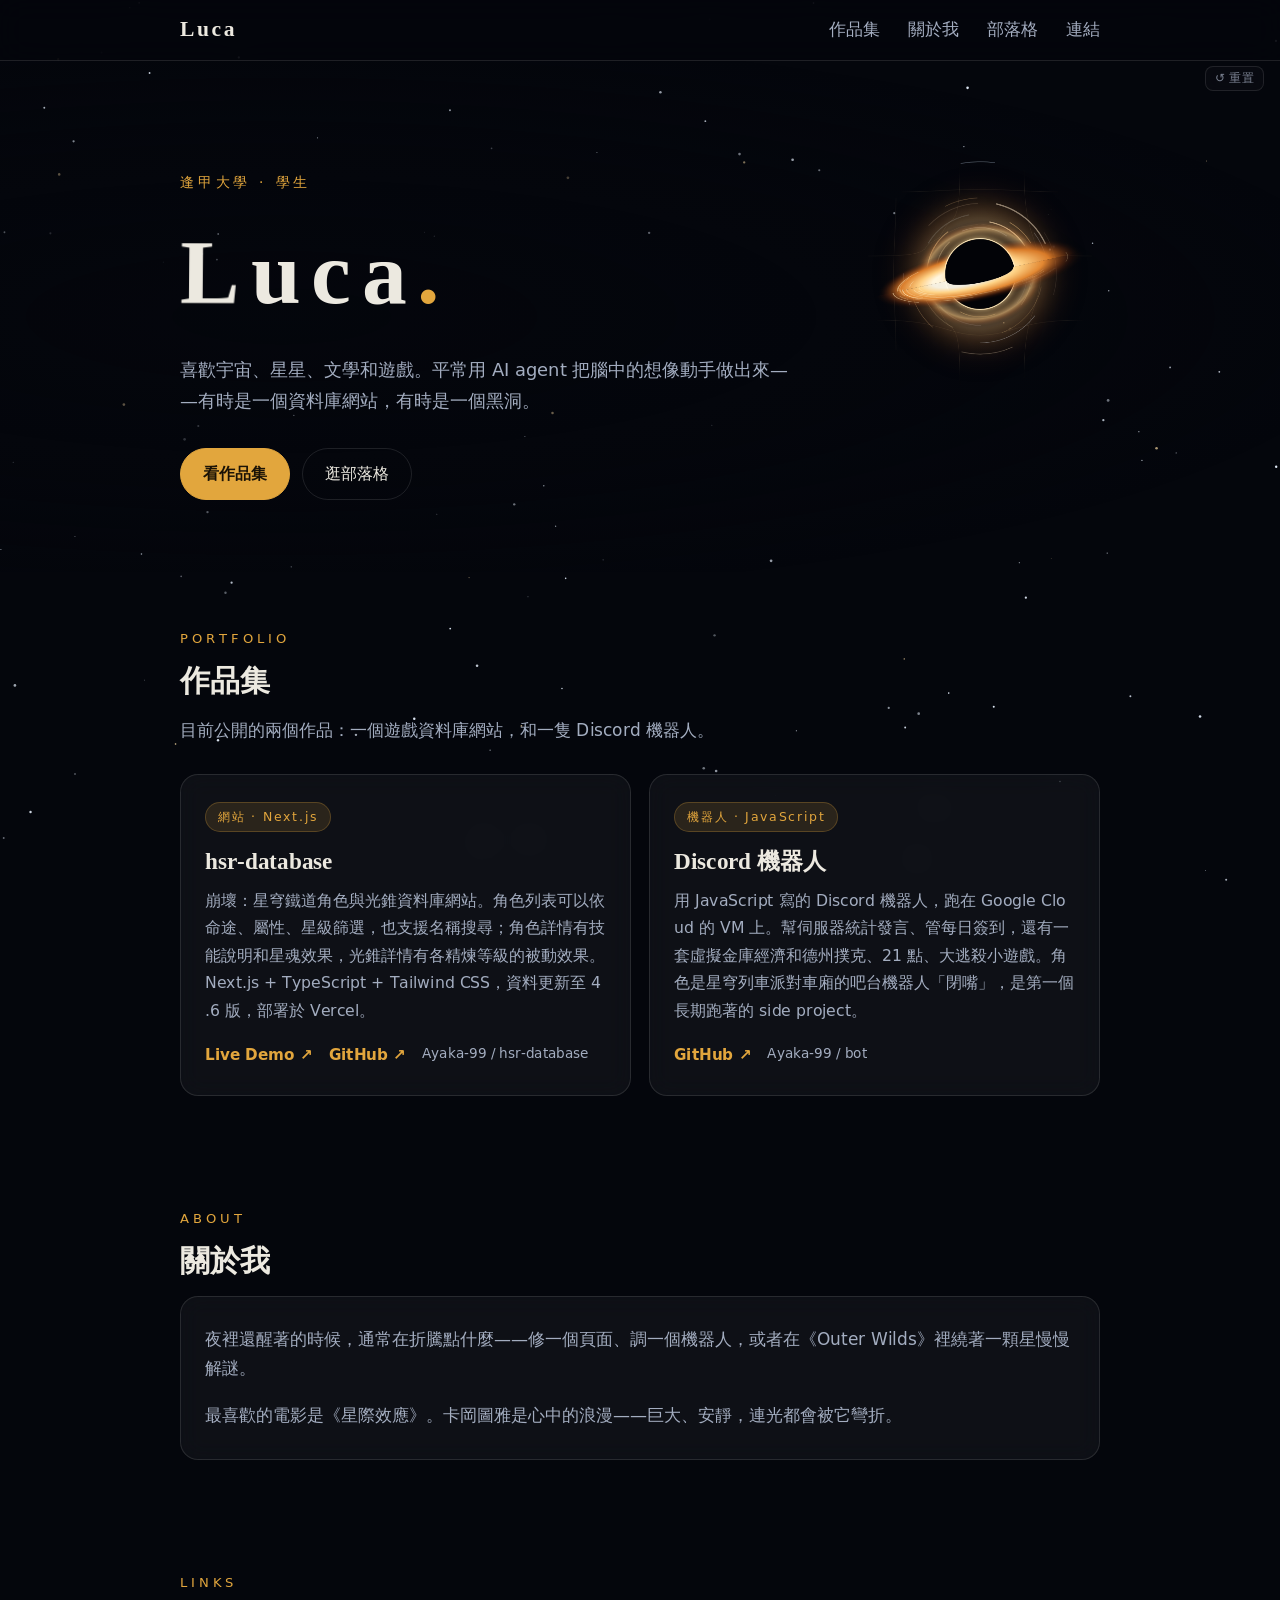
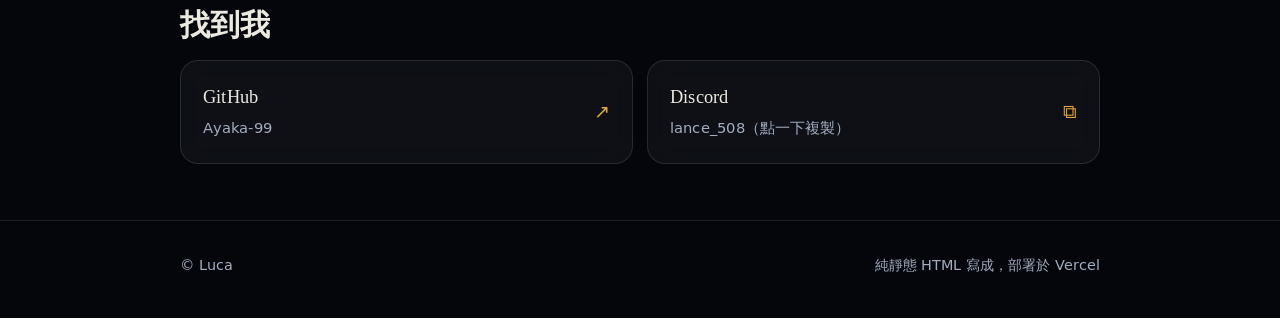
<file: index.html>
<!DOCTYPE html>
<html lang="zh-Hant">
<head>
  <meta charset="UTF-8">
  <meta name="viewport" content="width=device-width, initial-scale=1.0">
  <meta name="description" content="Luca 的個人網站：逢甲大學學生，喜歡宇宙、星星、文學和遊戲。作品集、關於我、部落格。">
  <title>Luca</title>
  <link rel="stylesheet" href="assets/css/style.css?v=2">
</head>
<body>
  <canvas id="stars" aria-hidden="true"></canvas>

  <!-- 右上角重置按鈕：復原被黑洞吸走的文字與黑洞位置 -->
  <button type="button" id="reset-btn" title="重置頁面文字與黑洞位置">↺ 重置</button>

  <!-- 可自由拖動的黑洞（平時停在 hero 右側的 #bh-dock） -->
  <div id="gargantua-wrapper" aria-label="可拖動的黑洞">
    <canvas id="gargantua-canvas" width="520" height="520"></canvas>
  </div>

  <header class="site-header">
    <div class="container header-inner">
      <a class="brand" href="index.html" data-bh-immune="true">Luca</a>
      <button class="nav-toggle" type="button" aria-expanded="false" aria-label="開啟選單">☰</button>
      <nav class="site-nav" aria-label="主選單">
        <a href="#works" class="swallable-text">作品集</a>
        <a href="#about" class="swallable-text">關於我</a>
        <a href="blog/" class="swallable-text">部落格</a>
        <a href="#links" class="swallable-text">連結</a>
      </nav>
    </div>
  </header>

  <main>
    <!-- Hero -->
    <section class="hero">
      <div class="hero-vignette" aria-hidden="true"></div>
      <div class="container hero-inner">
        <div class="hero-text">
          <p class="eyebrow swallable-text">逢甲大學 · 學生</p>
          <h1 data-bh-immune="true"><span class="luca-char">L</span><span class="luca-char">u</span><span class="luca-char">c</span><span class="luca-char">a</span><span class="luca-char dot">.</span></h1>
          <p class="lede swallable-text">喜歡宇宙、星星、文學和遊戲。平常用 AI agent 把腦中的想像動手做出來——有時是一個資料庫網站，有時是一個黑洞。</p>
          <div class="hero-actions">
            <a class="btn swallable-text" href="#works">看作品集</a>
            <a class="btn btn-ghost swallable-text" href="blog/">逛部落格</a>
          </div>
        </div>
        <!-- 黑洞原本停靠位置（桌面版與手機版皆在右側） -->
        <div id="bh-dock" aria-hidden="true"></div>
      </div>
    </section>

    <!-- 作品集 -->
    <section class="section" id="works">
      <div class="container">
        <p class="section-label swallable-text">PORTFOLIO</p>
        <h2 class="swallable-text">作品集</h2>
        <p class="section-intro swallable-text">目前公開的兩個作品：一個遊戲資料庫網站，和一隻 Discord 機器人。</p>

        <div class="works-grid">
          <article class="work-card reveal">
            <span class="work-tag swallable-text">網站 · Next.js</span>
            <h3 class="swallable-text">hsr-database</h3>
            <p class="swallable-text">崩壞：星穹鐵道角色與光錐資料庫網站。角色列表可以依命途、屬性、星級篩選，也支援名稱搜尋；角色詳情有技能說明和星魂效果，光錐詳情有各精煉等級的被動效果。Next.js + TypeScript + Tailwind CSS，資料更新至 4.6 版，部署於 Vercel。</p>
            <div class="work-links">
              <a href="https://hsr-database-preview.vercel.app" target="_blank" rel="noopener" class="swallable-text">Live Demo ↗</a>
              <a href="https://github.com/Ayaka-99/hsr-database" target="_blank" rel="noopener" class="swallable-text">GitHub ↗</a>
              <span class="repo swallable-text">Ayaka-99 / hsr-database</span>
            </div>
          </article>

          <article class="work-card reveal">
            <span class="work-tag swallable-text">機器人 · JavaScript</span>
            <h3 class="swallable-text">Discord 機器人</h3>
            <p class="swallable-text">用 JavaScript 寫的 Discord 機器人，跑在 Google Cloud 的 VM 上。幫伺服器統計發言、管每日簽到，還有一套虛擬金庫經濟和德州撲克、21 點、大逃殺小遊戲。角色是星穹列車派對車廂的吧台機器人「閉嘴」，是第一個長期跑著的 side project。</p>
            <div class="work-links">
              <a href="https://github.com/Ayaka-99/bot" target="_blank" rel="noopener" class="swallable-text">GitHub ↗</a>
              <span class="repo swallable-text">Ayaka-99 / bot</span>
            </div>
          </article>
        </div>
      </div>
    </section>

    <!-- 關於我 -->
    <section class="section" id="about">
      <div class="container">
        <p class="section-label swallable-text">ABOUT</p>
        <h2 class="swallable-text">關於我</h2>
        <div class="about-panel reveal">
          <p class="swallable-text">夜裡還醒著的時候，通常在折騰點什麼——修一個頁面、調一個機器人，或者在《Outer Wilds》裡繞著一顆星慢慢解謎。</p>
          <p class="swallable-text">最喜歡的電影是《星際效應》。卡岡圖雅是心中的浪漫——巨大、安靜，連光都會被它彎折。</p>
        </div>
      </div>
    </section>

    <!-- 連結 -->
    <section class="section" id="links">
      <div class="container">
        <p class="section-label swallable-text">LINKS</p>
        <h2 class="swallable-text">找到我</h2>
        <div class="link-grid">
          <a class="link-card reveal" href="https://github.com/Ayaka-99" target="_blank" rel="noopener">
            <span>
              <span class="link-name swallable-text">GitHub</span><br>
              <span class="link-handle swallable-text">Ayaka-99</span>
            </span>
            <span class="link-arrow">↗</span>
          </a>
          <button class="link-card reveal copy-card" type="button" id="discord-copy" aria-label="複製 Discord ID lance_508">
            <span>
              <span class="link-name swallable-text">Discord</span><br>
              <span class="link-handle swallable-text">lance_508（點一下複製）</span>
            </span>
            <span class="link-arrow">⧉</span>
          </button>
        </div>
      </div>
    </section>
  </main>

  <footer class="site-footer">
    <div class="container">
      <span class="swallable-text">© Luca</span>
      <span class="swallable-text">純靜態 HTML 寫成，部署於 Vercel</span>
    </div>
  </footer>

  <div class="toast" id="toast" role="status" aria-live="polite"></div>

  <script src="assets/js/main.js"></script>
  <script src="assets/js/gargantua.js?v=5"></script>
</body>
</html>
</file>
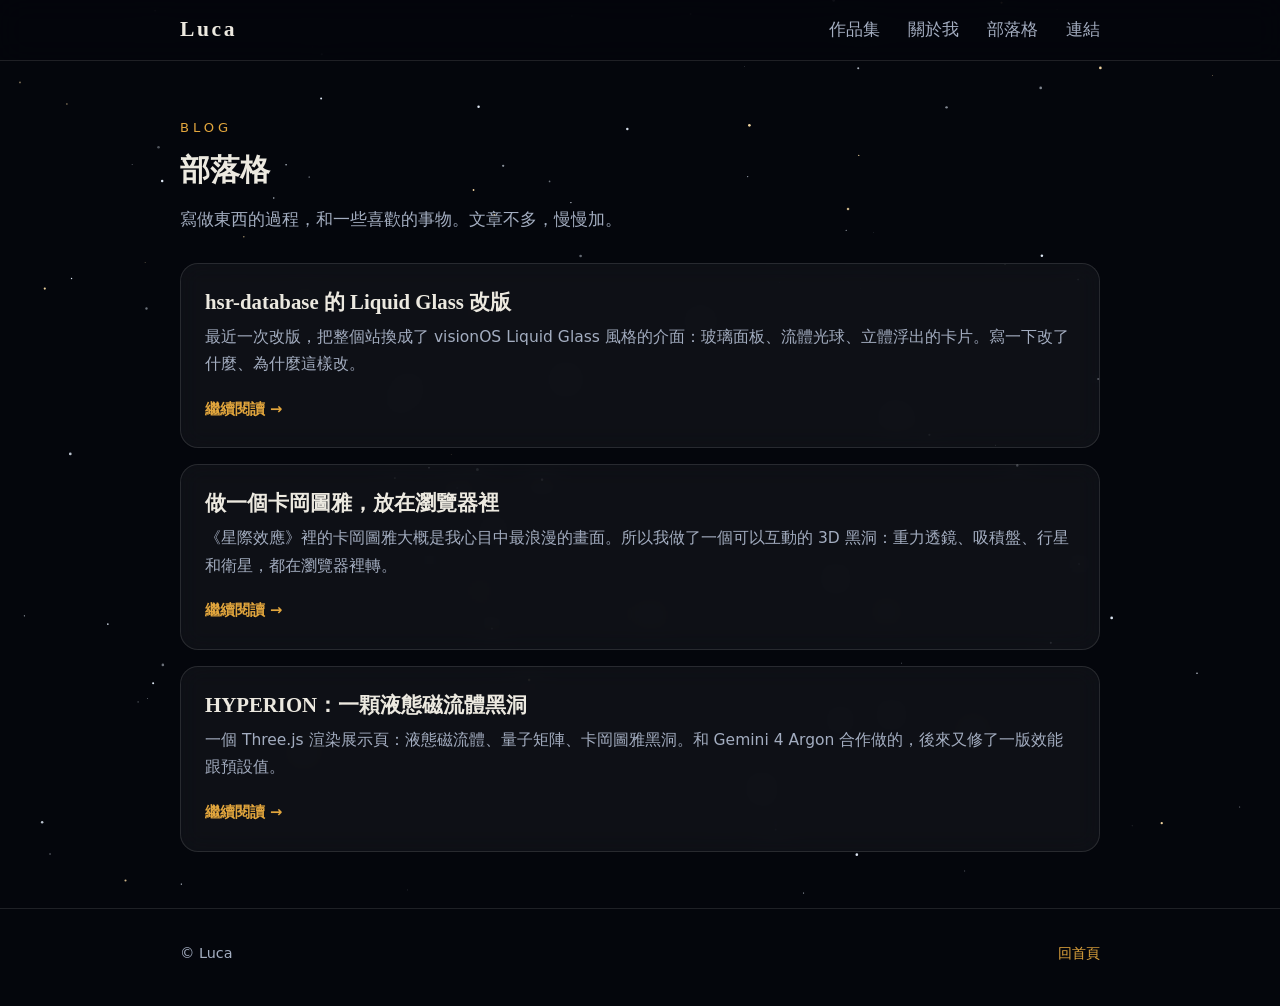
<file: blog/index.html>
<!DOCTYPE html>
<html lang="zh-Hant">
<head>
  <meta charset="UTF-8">
  <meta name="viewport" content="width=device-width, initial-scale=1.0">
  <meta name="description" content="Luca 的部落格：寫做東西的過程、喜歡的宇宙和遊戲。">
  <title>部落格 — Luca</title>
  <link rel="stylesheet" href="../assets/css/style.css">
</head>
<body>
  <canvas id="stars" aria-hidden="true"></canvas>

  <header class="site-header">
    <div class="container header-inner">
      <a class="brand" href="../index.html">Luca</a>
      <button class="nav-toggle" type="button" aria-expanded="false" aria-label="開啟選單">☰</button>
      <nav class="site-nav" aria-label="主選單">
        <a href="../index.html#works">作品集</a>
        <a href="../index.html#about">關於我</a>
        <a href="index.html">部落格</a>
        <a href="../index.html#links">連結</a>
      </nav>
    </div>
  </header>

  <main>
    <section class="section">
      <div class="container">
        <p class="section-label">BLOG</p>
        <h2>部落格</h2>
        <p class="section-intro">寫做東西的過程，和一些喜歡的事物。文章不多，慢慢加。</p>

        <!-- 新增文章的方法：複製一篇 blog/*.html 改內容，
             再在下面列表加一個 <li class="post-item reveal"> 即可。 -->
        <ul class="post-list">
          <li class="post-item reveal">
            <h3><a href="hsr-database.html">hsr-database 的 Liquid Glass 改版</a></h3>
            <p>最近一次改版，把整個站換成了 visionOS Liquid Glass 風格的介面：玻璃面板、流體光球、立體浮出的卡片。寫一下改了什麼、為什麼這樣改。</p>
            <a class="read-more" href="hsr-database.html">繼續閱讀 →</a>
          </li>
          <li class="post-item reveal">
            <h3><a href="gargantua.html">做一個卡岡圖雅，放在瀏覽器裡</a></h3>
            <p>《星際效應》裡的卡岡圖雅大概是我心目中最浪漫的畫面。所以我做了一個可以互動的 3D 黑洞：重力透鏡、吸積盤、行星和衛星，都在瀏覽器裡轉。</p>
            <a class="read-more" href="gargantua.html">繼續閱讀 →</a>
          </li>
          <li class="post-item reveal">
            <h3><a href="hyperion.html">HYPERION：一顆液態磁流體黑洞</a></h3>
            <p>一個 Three.js 渲染展示頁：液態磁流體、量子矩陣、卡岡圖雅黑洞。和 Gemini 4 Argon 合作做的，後來又修了一版效能跟預設值。</p>
            <a class="read-more" href="hyperion.html">繼續閱讀 →</a>
          </li>
        </ul>
      </div>
    </section>
  </main>

  <footer class="site-footer">
    <div class="container">
      <span>© Luca</span>
      <span><a href="../index.html">回首頁</a></span>
    </div>
  </footer>

  <script src="../assets/js/main.js"></script>
</body>
</html>
</file>
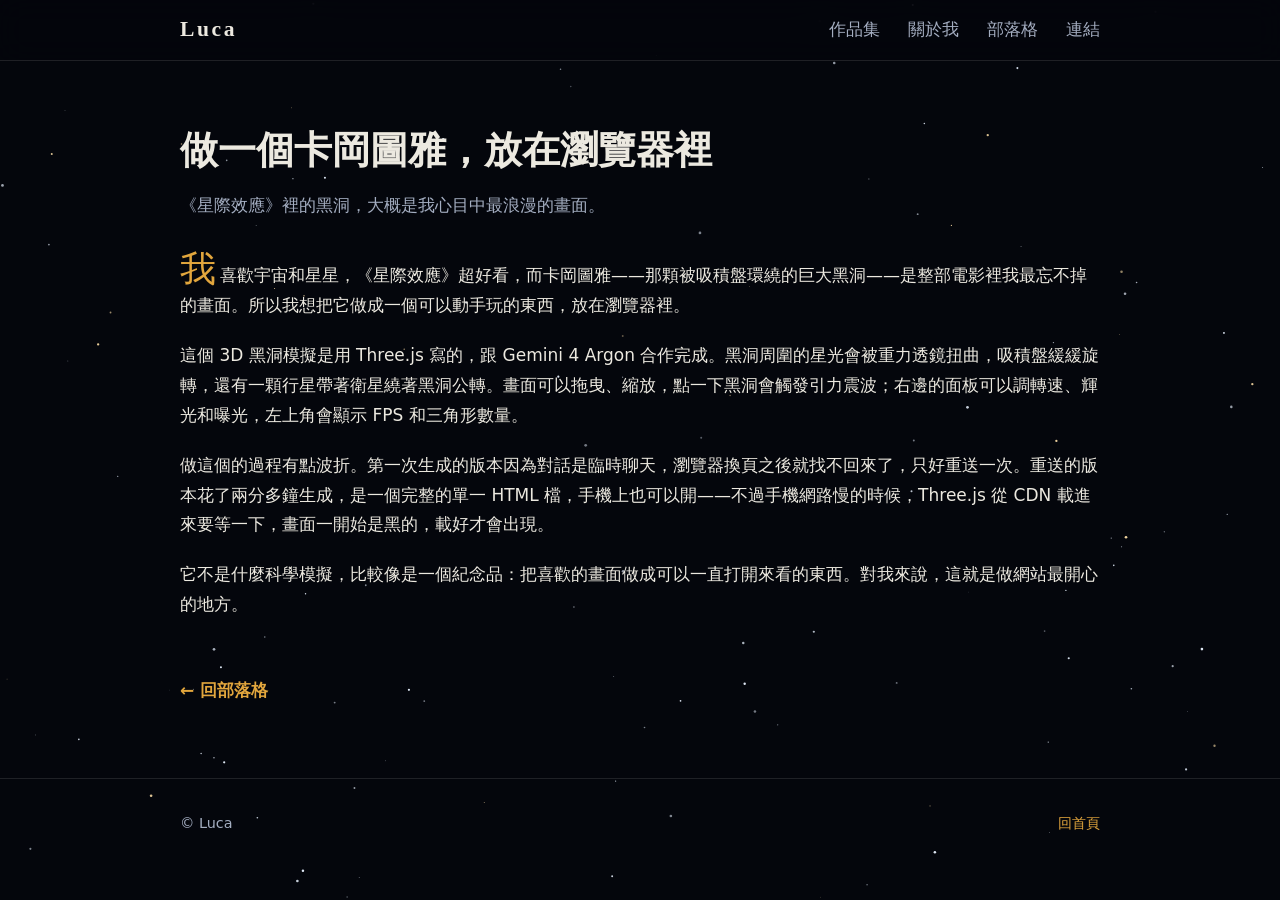
<file: blog/gargantua.html>
<!DOCTYPE html>
<html lang="zh-Hant">
<head>
  <meta charset="UTF-8">
  <meta name="viewport" content="width=device-width, initial-scale=1.0">
  <meta name="description" content="用 Three.js 和 Gemini 4 Argon 做了一個可以互動的卡岡圖雅 3D 黑洞。">
  <title>做一個卡岡圖雅，放在瀏覽器裡 — Luca</title>
  <link rel="stylesheet" href="../assets/css/style.css">
</head>
<body>
  <canvas id="stars" aria-hidden="true"></canvas>

  <header class="site-header">
    <div class="container header-inner">
      <a class="brand" href="../index.html">Luca</a>
      <button class="nav-toggle" type="button" aria-expanded="false" aria-label="開啟選單">☰</button>
      <nav class="site-nav" aria-label="主選單">
        <a href="../index.html#works">作品集</a>
        <a href="../index.html#about">關於我</a>
        <a href="index.html">部落格</a>
        <a href="../index.html#links">連結</a>
      </nav>
    </div>
  </header>

  <main>
    <article class="article reveal">
      <div class="container">
        <header>
          <h1>做一個卡岡圖雅，放在瀏覽器裡</h1>
          <p class="article-lede">《星際效應》裡的黑洞，大概是我心目中最浪漫的畫面。</p>
        </header>
        <div class="article-body">
          <p>我喜歡宇宙和星星，《星際效應》超好看，而卡岡圖雅——那顆被吸積盤環繞的巨大黑洞——是整部電影裡我最忘不掉的畫面。所以我想把它做成一個可以動手玩的東西，放在瀏覽器裡。</p>
          <p>這個 3D 黑洞模擬是用 Three.js 寫的，跟 Gemini 4 Argon 合作完成。黑洞周圍的星光會被重力透鏡扭曲，吸積盤緩緩旋轉，還有一顆行星帶著衛星繞著黑洞公轉。畫面可以拖曳、縮放，點一下黑洞會觸發引力震波；右邊的面板可以調轉速、輝光和曝光，左上角會顯示 FPS 和三角形數量。</p>
          <p>做這個的過程有點波折。第一次生成的版本因為對話是臨時聊天，瀏覽器換頁之後就找不回來了，只好重送一次。重送的版本花了兩分多鐘生成，是一個完整的單一 HTML 檔，手機上也可以開——不過手機網路慢的時候，Three.js 從 CDN 載進來要等一下，畫面一開始是黑的，載好才會出現。</p>
          <p>它不是什麼科學模擬，比較像是一個紀念品：把喜歡的畫面做成可以一直打開來看的東西。對我來說，這就是做網站最開心的地方。</p>
        </div>
        <a class="back-link" href="index.html">← 回部落格</a>
      </div>
    </article>
  </main>

  <footer class="site-footer">
    <div class="container">
      <span>© Luca</span>
      <span><a href="../index.html">回首頁</a></span>
    </div>
  </footer>

  <script src="../assets/js/main.js"></script>
</body>
</html>
</file>
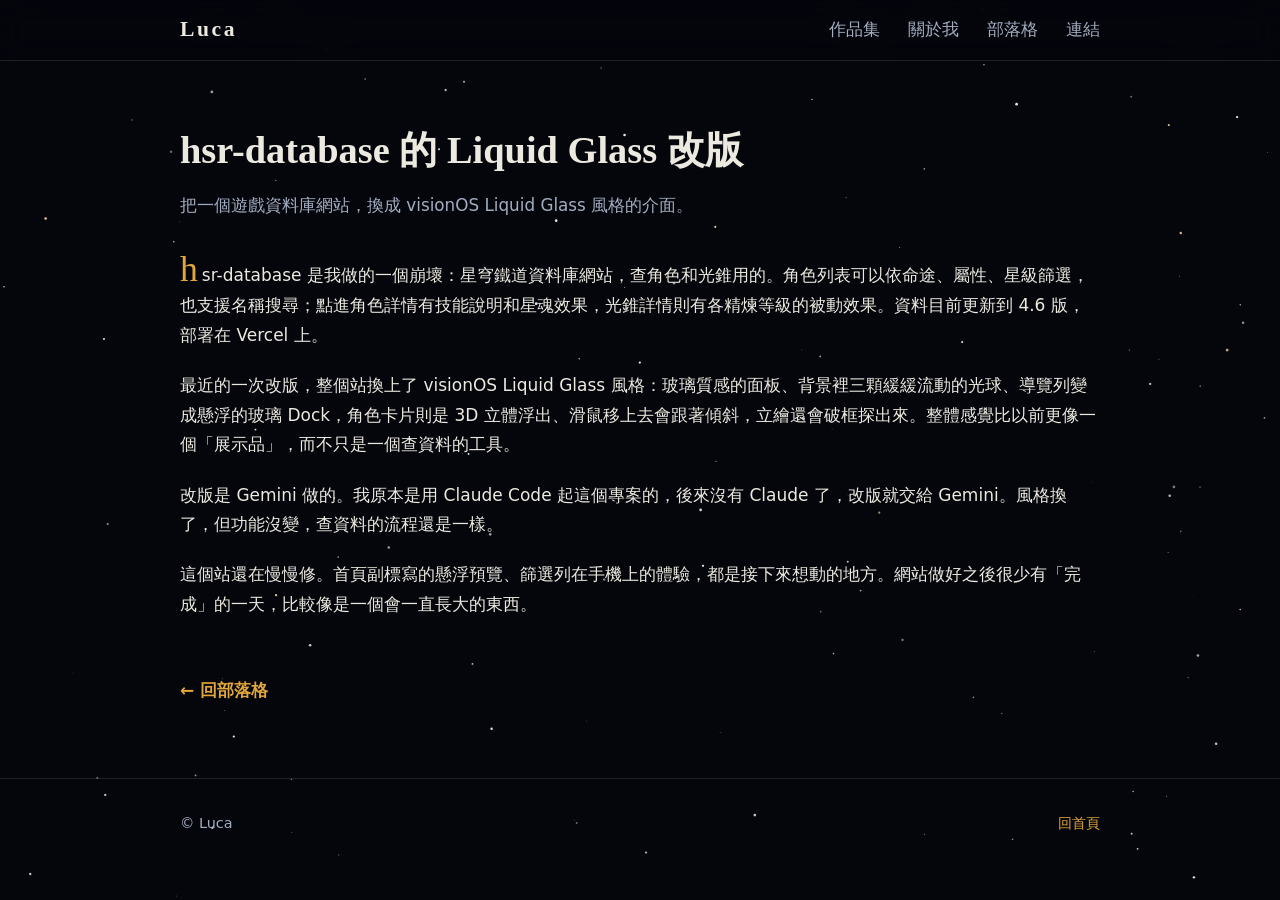
<file: blog/hsr-database.html>
<!DOCTYPE html>
<html lang="zh-Hant">
<head>
  <meta charset="UTF-8">
  <meta name="viewport" content="width=device-width, initial-scale=1.0">
  <meta name="description" content="hsr-database 最近一次改版，換上了 visionOS Liquid Glass 風格的介面。">
  <title>hsr-database 的 Liquid Glass 改版 — Luca</title>
  <link rel="stylesheet" href="../assets/css/style.css">
</head>
<body>
  <canvas id="stars" aria-hidden="true"></canvas>

  <header class="site-header">
    <div class="container header-inner">
      <a class="brand" href="../index.html">Luca</a>
      <button class="nav-toggle" type="button" aria-expanded="false" aria-label="開啟選單">☰</button>
      <nav class="site-nav" aria-label="主選單">
        <a href="../index.html#works">作品集</a>
        <a href="../index.html#about">關於我</a>
        <a href="index.html">部落格</a>
        <a href="../index.html#links">連結</a>
      </nav>
    </div>
  </header>

  <main>
    <article class="article reveal">
      <div class="container">
        <header>
          <h1>hsr-database 的 Liquid Glass 改版</h1>
          <p class="article-lede">把一個遊戲資料庫網站，換成 visionOS Liquid Glass 風格的介面。</p>
        </header>
        <div class="article-body">
          <p>hsr-database 是我做的一個崩壞：星穹鐵道資料庫網站，查角色和光錐用的。角色列表可以依命途、屬性、星級篩選，也支援名稱搜尋；點進角色詳情有技能說明和星魂效果，光錐詳情則有各精煉等級的被動效果。資料目前更新到 4.6 版，部署在 Vercel 上。</p>
          <p>最近的一次改版，整個站換上了 visionOS Liquid Glass 風格：玻璃質感的面板、背景裡三顆緩緩流動的光球、導覽列變成懸浮的玻璃 Dock，角色卡片則是 3D 立體浮出、滑鼠移上去會跟著傾斜，立繪還會破框探出來。整體感覺比以前更像一個「展示品」，而不只是一個查資料的工具。</p>
          <p>改版是 Gemini 做的。我原本是用 Claude Code 起這個專案的，後來沒有 Claude 了，改版就交給 Gemini。風格換了，但功能沒變，查資料的流程還是一樣。</p>
          <p>這個站還在慢慢修。首頁副標寫的懸浮預覽、篩選列在手機上的體驗，都是接下來想動的地方。網站做好之後很少有「完成」的一天，比較像是一個會一直長大的東西。</p>
        </div>
        <a class="back-link" href="index.html">← 回部落格</a>
      </div>
    </article>
  </main>

  <footer class="site-footer">
    <div class="container">
      <span>© Luca</span>
      <span><a href="../index.html">回首頁</a></span>
    </div>
  </footer>

  <script src="../assets/js/main.js"></script>
</body>
</html>
</file>
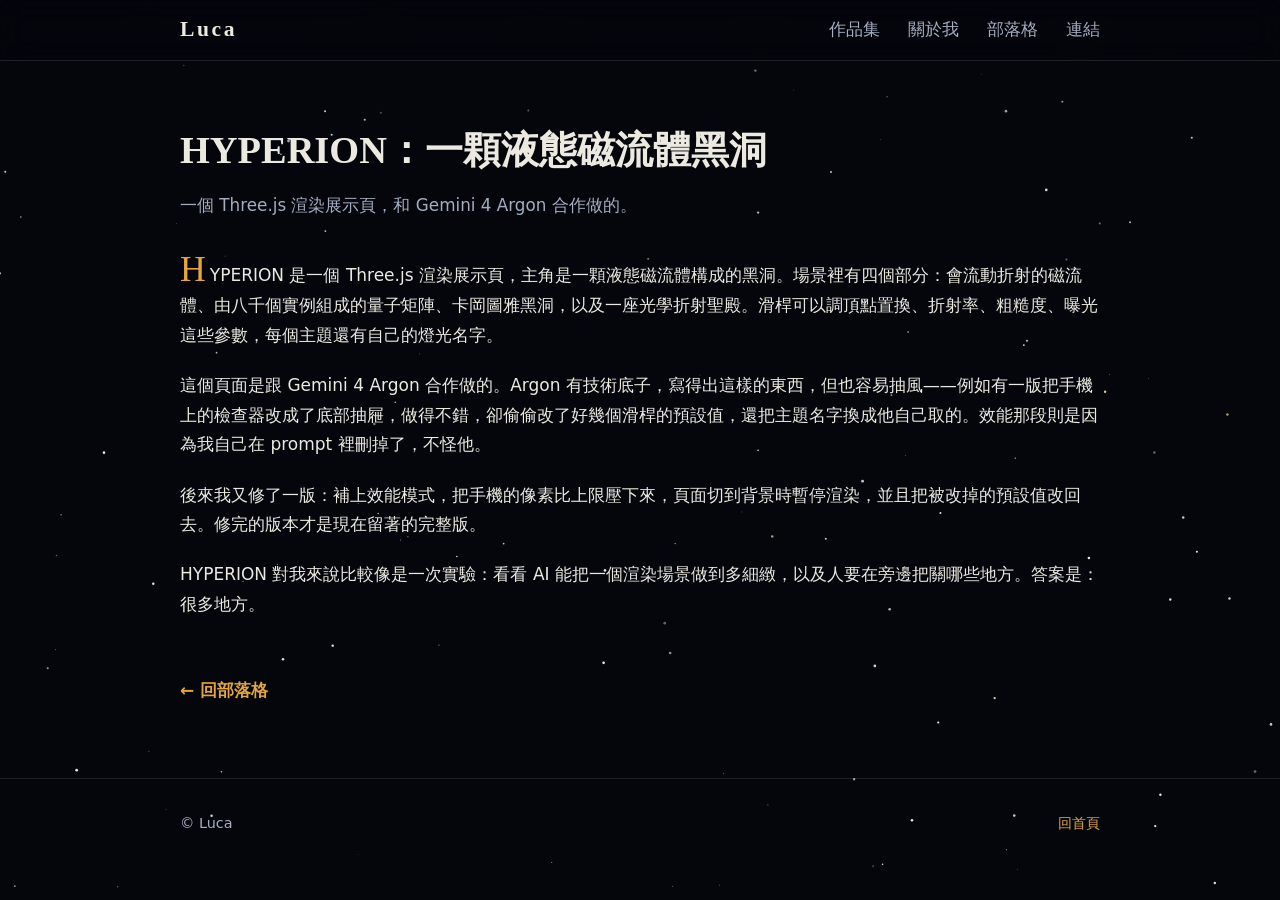
<file: blog/hyperion.html>
<!DOCTYPE html>
<html lang="zh-Hant">
<head>
  <meta charset="UTF-8">
  <meta name="viewport" content="width=device-width, initial-scale=1.0">
  <meta name="description" content="HYPERION：一個 Three.js 液態磁流體黑洞渲染展示頁，和 Gemini 4 Argon 合作完成。">
  <title>HYPERION：一顆液態磁流體黑洞 — Luca</title>
  <link rel="stylesheet" href="../assets/css/style.css">
</head>
<body>
  <canvas id="stars" aria-hidden="true"></canvas>

  <header class="site-header">
    <div class="container header-inner">
      <a class="brand" href="../index.html">Luca</a>
      <button class="nav-toggle" type="button" aria-expanded="false" aria-label="開啟選單">☰</button>
      <nav class="site-nav" aria-label="主選單">
        <a href="../index.html#works">作品集</a>
        <a href="../index.html#about">關於我</a>
        <a href="index.html">部落格</a>
        <a href="../index.html#links">連結</a>
      </nav>
    </div>
  </header>

  <main>
    <article class="article reveal">
      <div class="container">
        <header>
          <h1>HYPERION：一顆液態磁流體黑洞</h1>
          <p class="article-lede">一個 Three.js 渲染展示頁，和 Gemini 4 Argon 合作做的。</p>
        </header>
        <div class="article-body">
          <p>HYPERION 是一個 Three.js 渲染展示頁，主角是一顆液態磁流體構成的黑洞。場景裡有四個部分：會流動折射的磁流體、由八千個實例組成的量子矩陣、卡岡圖雅黑洞，以及一座光學折射聖殿。滑桿可以調頂點置換、折射率、粗糙度、曝光這些參數，每個主題還有自己的燈光名字。</p>
          <p>這個頁面是跟 Gemini 4 Argon 合作做的。Argon 有技術底子，寫得出這樣的東西，但也容易抽風——例如有一版把手機上的檢查器改成了底部抽屜，做得不錯，卻偷偷改了好幾個滑桿的預設值，還把主題名字換成他自己取的。效能那段則是因為我自己在 prompt 裡刪掉了，不怪他。</p>
          <p>後來我又修了一版：補上效能模式，把手機的像素比上限壓下來，頁面切到背景時暫停渲染，並且把被改掉的預設值改回去。修完的版本才是現在留著的完整版。</p>
          <p>HYPERION 對我來說比較像是一次實驗：看看 AI 能把一個渲染場景做到多細緻，以及人要在旁邊把關哪些地方。答案是：很多地方。</p>
        </div>
        <a class="back-link" href="index.html">← 回部落格</a>
      </div>
    </article>
  </main>

  <footer class="site-footer">
    <div class="container">
      <span>© Luca</span>
      <span><a href="../index.html">回首頁</a></span>
    </div>
  </footer>

  <script src="../assets/js/main.js"></script>
</body>
</html>
</file>
<file: assets/css/style.css>
/* Luca — 個人網站樣式
   深空黑 + 星空 + 玻璃面板。手機優先，響應式。
   注意：本站刻意不用線性漸層。 */

:root {
  --bg: #04060c;
  --bg-soft: #0a0f1a;
  --panel: rgba(255, 255, 255, 0.045);
  --panel-border: rgba(255, 255, 255, 0.11);
  --panel-border-hover: rgba(226, 166, 61, 0.45);
  --text: #ece9e0;
  --muted: #a3adc0;
  --accent: #e2a63d;
  --accent-ink: #1a1206;
  --accent-soft: rgba(226, 166, 61, 0.13);
  --radius: 18px;
  --max: 960px;
  --serif: "Noto Serif TC", "Songti TC", Georgia, "Times New Roman", serif;
  --sans: "Noto Sans TC", "PingFang TC", "Microsoft JhengHei", system-ui, -apple-system, "Segoe UI", sans-serif;
}

* { box-sizing: border-box; }

html { scroll-behavior: smooth; }

body {
  margin: 0;
  background: var(--bg);
  color: var(--text);
  font-family: var(--sans);
  font-size: 17px;
  line-height: 1.75;
  -webkit-font-smoothing: antialiased;
}

/* 星空畫布：固定在背景，內容在其上 */
#stars {
  position: fixed;
  inset: 0;
  z-index: -1;
  pointer-events: none;
}

a { color: var(--accent); text-decoration: none; }
a:hover { text-decoration: underline; }

h1, h2, h3 { font-family: var(--serif); line-height: 1.35; margin: 0; }
p { margin: 0 0 1em; }
p:last-child { margin-bottom: 0; }

.container {
  width: 100%;
  max-width: var(--max);
  margin: 0 auto;
  padding: 0 20px;
}

/* ── 頂部導覽 ── */
.site-header {
  position: sticky;
  top: 0;
  z-index: 10;
  background: rgba(4, 6, 12, 0.82);
  backdrop-filter: blur(14px);
  -webkit-backdrop-filter: blur(14px);
  border-bottom: 1px solid var(--panel-border);
}

.header-inner {
  display: flex;
  align-items: center;
  justify-content: space-between;
  flex-wrap: wrap;
  min-height: 60px;
}

.brand {
  font-family: var(--serif);
  font-size: 1.35rem;
  font-weight: 700;
  letter-spacing: 0.12em;
  color: var(--text);
}
.brand:hover { text-decoration: none; color: var(--accent); }

.nav-toggle {
  background: none;
  border: 1px solid var(--panel-border);
  border-radius: 10px;
  color: var(--text);
  font-size: 1.1rem;
  line-height: 1;
  padding: 8px 12px;
  cursor: pointer;
}

.site-nav { display: none; }
.site-header.nav-open .site-nav {
  display: flex;
  flex-direction: column;
  flex-basis: 100%;
  gap: 4px;
  padding: 8px 0 16px;
  border-top: 1px solid var(--panel-border);
  margin-top: 8px;
}
.site-nav a {
  color: var(--muted);
  padding: 8px 4px;
  border-bottom: 1px solid transparent;
}
.site-nav a:hover { color: var(--text); text-decoration: none; }

/* ── Hero ── */
.hero { position: relative; overflow: hidden; padding: 84px 0 56px; }
/* 文字易讀性遮罩：左側（文字區）較暗，右側（黑洞區）透明 */
.hero-vignette {
  position: absolute;
  inset: 0;
  z-index: 1;
  pointer-events: none;
  background: radial-gradient(ellipse at 22% 50%, rgba(4, 6, 12, 0.82) 0%, rgba(4, 6, 12, 0.42) 48%, transparent 78%);
}
.hero .container { position: relative; z-index: 2; }
/* Hero 內文與黑洞停靠區並排 */
.hero-inner {
  display: flex;
  /* 改成靠上對齊，讓黑洞對齊「Luca.」標題而不是整塊文字的垂直中心 */
  align-items: flex-start;
  justify-content: space-between;
  gap: 24px;
}
.hero-text { flex: 1; min-width: 0; }
.hero .eyebrow {
  color: var(--accent);
  font-size: 0.85rem;
  letter-spacing: 0.28em;
  margin-bottom: 18px;
}
.hero h1 {
  font-size: clamp(3.2rem, 14vw, 5.6rem);
  letter-spacing: 0.06em;
  margin-bottom: 20px;
}
.hero h1 .dot { color: var(--accent); }
/* Luca. 標題字元：果凍彈性物理用（黑洞靠近時會被拉扯變形） */
.hero h1 .luca-char {
  display: inline-block;
  transform-origin: 50% 65%;
  will-change: transform;
}
/* inline-block 會吃掉 letter-spacing，用 margin 補回字距 */
.hero h1 .luca-char:not(:last-child) { margin-right: 0.06em; }

/* ── 可拖動的黑洞與文字吞噬 ── */
/* 右上角重置按鈕：復原被吸走的文字與黑洞位置 */
#reset-btn {
  position: fixed;
  top: 66px;
  right: 16px;
  z-index: 55;
  background: rgba(10, 12, 18, 0.82);
  color: rgba(163, 173, 192, 0.72);
  border: 1px solid rgba(255, 255, 255, 0.1);
  border-radius: 8px;
  padding: 4px 9px;
  font-size: 0.72rem;
  font-weight: 500;
  letter-spacing: 0.04em;
  cursor: pointer;
  backdrop-filter: blur(8px);
  -webkit-backdrop-filter: blur(8px);
  transition: color 0.2s ease, border-color 0.2s ease, background 0.2s ease, transform 0.15s ease;
  user-select: none;
}
#reset-btn:hover {
  color: var(--text);
  border-color: rgba(255, 255, 255, 0.24);
  background: rgba(18, 22, 32, 0.92);
}
#reset-btn:active { transform: scale(0.95); }

/* 可自由拖動的黑洞（fixed，位置由 JS 跟著 #bh-dock 或手指走） */
#gargantua-wrapper {
  position: fixed;
  width: 240px;
  height: 240px;
  z-index: 50;
  cursor: grab;
  user-select: none;
  touch-action: none;
  transition: width 0.25s ease, height 0.25s ease;
}
#gargantua-wrapper:active { cursor: grabbing; }
#gargantua-canvas {
  width: 100%;
  height: 100%;
  display: block;
  pointer-events: none;
}

/* 黑洞原本停靠位置（hero 右側） */
#bh-dock {
  width: 240px;
  height: 240px;
  flex-shrink: 0;
  position: relative;
  pointer-events: none;
}

/* 桌面版：黑洞中心對齊「Luca.」標題中心（實測標題中心比 dock 中心高約 60px，
   改靠上對齊後 dock 中心會落在標題中心下方約 17px，再用 margin-top 補回來） */
@media (min-width: 768px) {
  #bh-dock {
    margin-top: -17px;
  }
}

/* 可被黑洞吞噬的文字字元 */
.bh-char {
  display: inline-block;
  will-change: transform, opacity;
  transition: color 0.15s ease;
}
.bh-char.swallowed { pointer-events: none; }

/* 手機版：黑洞縮小，停在 hero 右上方，不擠在文字上方 */
@media (max-width: 767px) {
  #bh-dock {
    position: absolute;
    /* 實測 390px 時黑洞中心比「Luca.」標題中心低約 32px，top 從 28px 改為 -4px 讓兩者對齊 */
    top: -4px;
    right: -8px;
    width: 165px;
    height: 165px;
  }
  #gargantua-wrapper { width: 165px; height: 165px; }
  .hero-inner { display: block; }
}
.hero .lede {
  font-size: 1.12rem;
  color: var(--muted);
  max-width: 34em;
  margin-bottom: 32px;
}
.hero-actions { display: flex; flex-wrap: wrap; gap: 12px; }

/* ── 進場與捲動動畫 ── */
@keyframes rise {
  from { opacity: 0; transform: translateY(14px); }
  to { opacity: 1; transform: translateY(0); }
}
.hero .eyebrow { animation: rise 0.7s ease both; }
.hero h1 { animation: rise 0.7s ease 0.08s both; }
.hero .lede { animation: rise 0.7s ease 0.16s both; }
.hero-actions { animation: rise 0.7s ease 0.24s both; }

/* 捲動淡入（由 JS 加上 .in；無 JS 時保持可見） */
.js .reveal {
  opacity: 0;
  transform: translateY(14px);
  transition: opacity 0.6s ease, transform 0.6s ease;
}
.js .reveal.in { opacity: 1; transform: translateY(0); }

.btn {
  display: inline-block;
  padding: 11px 22px;
  border-radius: 999px;
  font-size: 0.98rem;
  background: var(--accent);
  color: var(--accent-ink);
  font-weight: 700;
  border: 1px solid var(--accent);
}
.btn:hover { text-decoration: none; filter: brightness(1.08); }
.btn-ghost {
  background: transparent;
  color: var(--text);
  border: 1px solid var(--panel-border);
  font-weight: 400;
}
.btn-ghost:hover { border-color: var(--accent); color: var(--accent); filter: none; }

/* ── 區塊 ── */
.section { padding: 56px 0; }
.section-label {
  font-size: 0.82rem;
  letter-spacing: 0.3em;
  color: var(--accent);
  margin-bottom: 10px;
}
.section h2 { font-size: 1.9rem; margin-bottom: 14px; }
.section .section-intro { color: var(--muted); max-width: 38em; margin-bottom: 28px; }

/* ── 作品卡片 ── */
.works-grid {
  display: grid;
  grid-template-columns: 1fr;
  gap: 18px;
}
.work-card {
  background: var(--panel);
  border: 1px solid var(--panel-border);
  border-radius: var(--radius);
  padding: 26px 24px;
  backdrop-filter: blur(12px);
  -webkit-backdrop-filter: blur(12px);
  transition: transform 0.25s ease, border-color 0.25s ease;
}
.work-card:hover {
  transform: translateY(-4px);
  border-color: var(--panel-border-hover);
}
.work-tag {
  display: inline-block;
  font-size: 0.78rem;
  letter-spacing: 0.14em;
  color: var(--accent);
  background: var(--accent-soft);
  border: 1px solid rgba(226, 166, 61, 0.25);
  border-radius: 999px;
  padding: 3px 12px;
  margin-bottom: 14px;
}
.work-card h3 { font-size: 1.45rem; margin-bottom: 10px; }
.work-card p { color: var(--muted); font-size: 0.98rem; }
.work-links { margin-top: 18px; display: flex; flex-wrap: wrap; gap: 16px; }
.work-links a { font-size: 0.95rem; font-weight: 700; }
.work-links .repo {
  color: var(--muted);
  font-size: 0.85rem;
  font-weight: 400;
}

/* ── 關於我 ── */
.about-panel {
  background: var(--panel);
  border: 1px solid var(--panel-border);
  border-radius: var(--radius);
  padding: 28px 24px;
  backdrop-filter: blur(12px);
  -webkit-backdrop-filter: blur(12px);
}
.about-panel p { color: var(--muted); }
.about-panel p strong { color: var(--text); font-weight: 700; }

/* ── 連結 ── */
.link-grid {
  display: grid;
  grid-template-columns: 1fr;
  gap: 14px;
}
.link-card {
  display: flex;
  align-items: center;
  justify-content: space-between;
  gap: 16px;
  background: var(--panel);
  border: 1px solid var(--panel-border);
  border-radius: var(--radius);
  padding: 20px 22px;
  backdrop-filter: blur(12px);
  -webkit-backdrop-filter: blur(12px);
  color: var(--text);
  transition: border-color 0.25s ease, transform 0.25s ease;
}
.link-card:hover { text-decoration: none; border-color: var(--panel-border-hover); transform: translateY(-2px); }
.link-card .link-name { font-family: var(--serif); font-size: 1.15rem; }
.link-card .link-handle { color: var(--muted); font-size: 0.92rem; }
.link-card .link-arrow { color: var(--accent); font-size: 1.2rem; }

/* Discord 複製按鈕：外觀跟連結卡片一樣，但它是 button */
button.link-card {
  font: inherit;
  text-align: left;
  width: 100%;
  cursor: pointer;
}
button.link-card:focus-visible {
  outline: 2px solid var(--accent);
  outline-offset: 2px;
}

/* 複製成功的小提示 */
.toast {
  position: fixed;
  left: 50%;
  bottom: 28px;
  transform: translateX(-50%) translateY(8px);
  background: var(--bg-soft);
  color: var(--text);
  border: 1px solid var(--panel-border-hover);
  border-radius: 999px;
  padding: 10px 20px;
  font-size: 0.95rem;
  white-space: nowrap;
  opacity: 0;
  pointer-events: none;
  transition: opacity 0.25s ease, transform 0.25s ease;
  z-index: 20;
}
.toast.show { opacity: 1; transform: translateX(-50%) translateY(0); }

/* ── 部落格 ── */
.post-list { list-style: none; padding: 0; margin: 0; display: grid; gap: 16px; }
.post-item {
  background: var(--panel);
  border: 1px solid var(--panel-border);
  border-radius: var(--radius);
  padding: 24px;
  backdrop-filter: blur(12px);
  -webkit-backdrop-filter: blur(12px);
  transition: transform 0.25s ease, border-color 0.25s ease;
}
.post-item:hover { transform: translateY(-3px); border-color: var(--panel-border-hover); }
.post-item h3 { font-size: 1.3rem; margin-bottom: 8px; }
.post-item h3 a { color: var(--text); }
.post-item h3 a:hover { color: var(--accent); text-decoration: none; }
.post-item p { color: var(--muted); font-size: 0.97rem; }
.post-item .read-more { font-size: 0.92rem; font-weight: 700; }

.article { padding: 64px 0 72px; }
.article header { margin-bottom: 32px; }
.article h1 { font-size: clamp(1.7rem, 6vw, 2.4rem); margin-bottom: 14px; }
.article .article-lede { color: var(--muted); font-size: 1.05rem; }
.article .article-body p { margin-bottom: 1.2em; }
.article .article-body p:first-of-type::first-letter {
  font-family: var(--serif);
  font-size: 2.1em;
  line-height: 1;
  color: var(--accent);
  padding-right: 4px;
}
.back-link { display: inline-block; margin-top: 36px; font-weight: 700; }

/* ── 頁尾 ── */
.site-footer {
  border-top: 1px solid var(--panel-border);
  padding: 32px 0 40px;
  color: var(--muted);
  font-size: 0.9rem;
}
.site-footer .container { display: flex; flex-wrap: wrap; gap: 8px 24px; justify-content: space-between; }

/* ── 桌面版 ── */
@media (min-width: 640px) {
  .works-grid { grid-template-columns: 1fr 1fr; }
  .link-grid { grid-template-columns: 1fr 1fr; }
  .hero { padding: 110px 0 72px; }
}

/* 平板寬度（640–767px）仍用手機版佈局，但 hero 上方內距是 110px 不是 84px，
   黑洞 top 用 20px 才能對齊標題中心（手機 390px 時則是 -4px） */
@media (min-width: 640px) and (max-width: 767px) {
  #bh-dock {
    top: 20px;
  }
}

@media (min-width: 760px) {
  .nav-toggle { display: none; }
  .site-nav { display: flex; gap: 28px; align-items: center; }
  .site-header.nav-open .site-nav { padding: 0; flex-direction: row; flex-basis: auto; border-top: none; margin-top: 0; }
  .site-nav a { padding: 0; }
  .header-inner { flex-wrap: nowrap; }
}

/* 減少動態偏好：關掉平滑捲動、進場與卡片動畫 */
@media (prefers-reduced-motion: reduce) {
  html { scroll-behavior: auto; }
  .work-card, .post-item, .link-card { transition: none; }
  .hero .eyebrow, .hero h1, .hero .lede, .hero-actions { animation: none; }
  .js .reveal { opacity: 1; transform: none; transition: none; }
}
</file>
